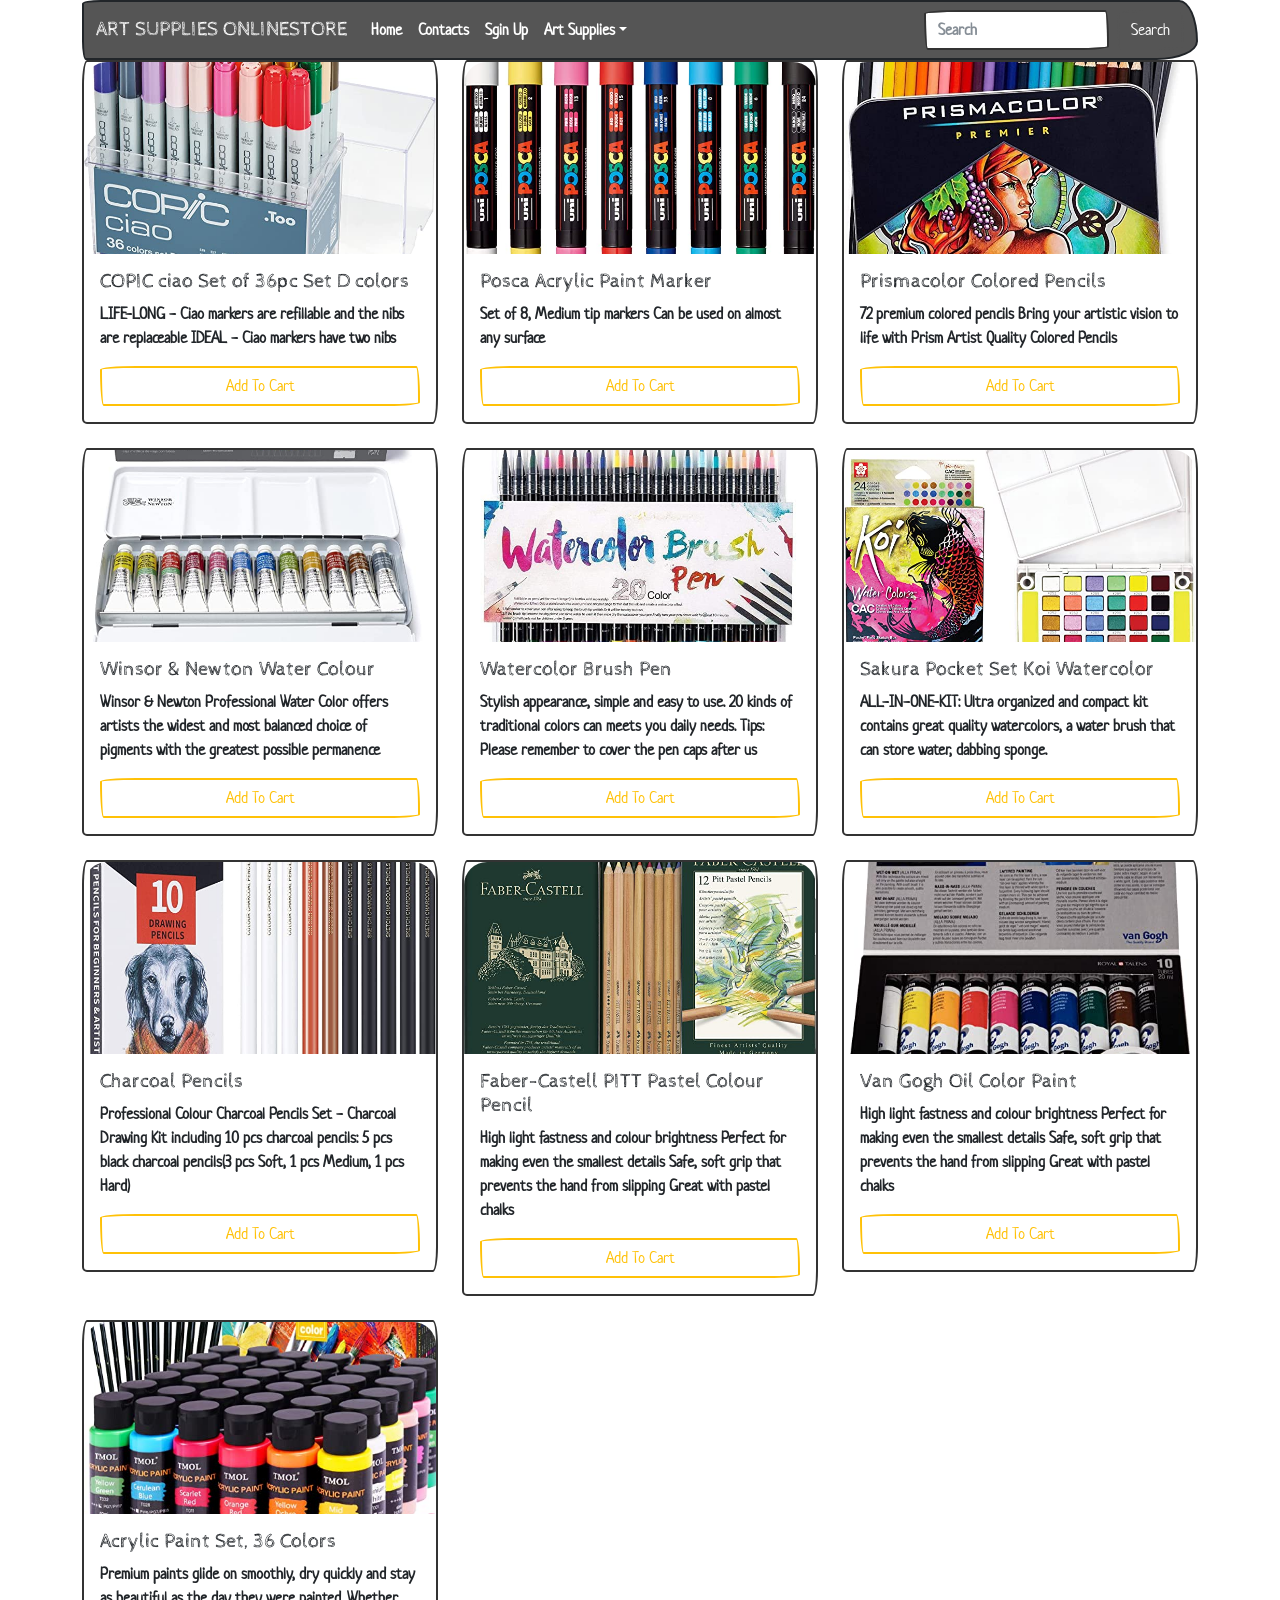
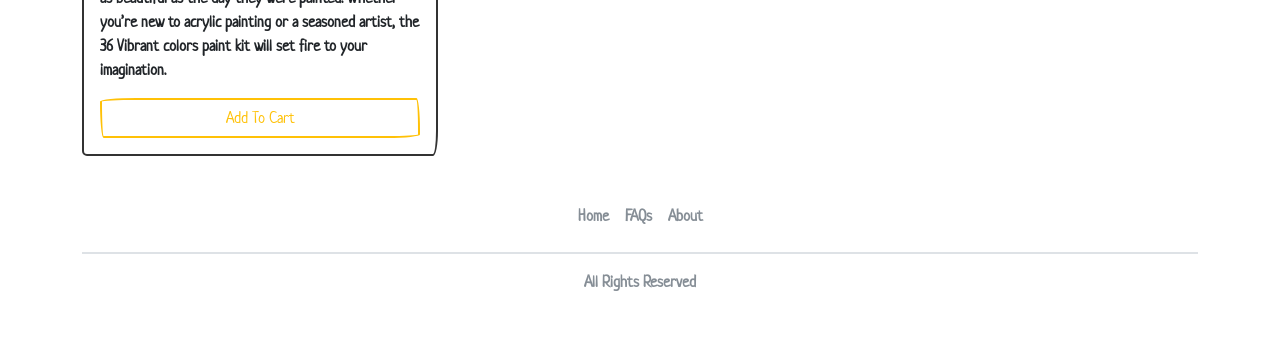
<file: bootstrap-HW/index.html>
<!doctype html>
<html lang="en">
  <head>
    <meta charset="utf-8">
    <meta name="viewport" content="width=device-width, initial-scale=1">
    <title>Art Supplies</title>
    <link rel="stylesheet" href="bootstrap.css"/>
    
  </head>
  <body>

    <style>

.card-img-top {
    width: 100%;
    height: 15vw;
    object-fit: cover;


}
    .bg-image{

    background-image: url('images/bg.jpg');
    height: 100vh;
    background-repeat: no-repeat;

    }


    </style>
    

    <div class="container" >
       
        <nav class="navbar navbar-expand-lg navbar-dark bg-dark">
            <div class="container-fluid">
              <a class="navbar-brand" href="#">ART SUPPLIES ONLINESTORE</a>
              <button class="navbar-toggler" type="button" data-bs-toggle="collapse" data-bs-target="#navbarColor02" aria-controls="navbarColor02" aria-expanded="false" aria-label="Toggle navigation">
                <span class="navbar-toggler-icon"></span>
              </button>
          
              <div class="collapse navbar-collapse" id="navbarColor02">

        <ul class="navbar-nav me-auto">
          <li class="nav-item">
            <a class="nav-link active" href="index.html">Home
              <span class="visually-hidden">(current)</span>
            </a>
          </li>
          <li class="nav-item">
            <a class="nav-link" href="contacts.html">Contacts</a>
          </li>
          <li class="nav-item">
            <a class="nav-link" href="sginup.html">Sgin Up</a>
          </li>
          <li class="nav-item dropdown">
            <a class="nav-link dropdown-toggle" data-bs-toggle="dropdown" href="#" role="button" aria-haspopup="true" aria-expanded="false">Art Supplies</a>
            <div class="dropdown-menu">
              <a class="dropdown-item" href="#">Watercolors</a>
              <a class="dropdown-item" href="#">Pencilcolos</a>
              <a class="dropdown-item" href="#">Markers</a>
              <div class="dropdown-divider"></div>
              <a class="dropdown-item" href="#">Separated link</a>
            </div>
          </li>
        </ul>

        <form class="d-flex">
          <input class="form-control me-sm-2" type="text" placeholder="Search">
          <button class="btn btn-secondary my-2 my-sm-0" type="submit">Search</button>
        </form>
      </div>
    </div>
  </nav>

  

      <div class="row row-cols-1 row-cols-md-3 g-4">
        <div class="col">
          <div class="card">
            <img src="images/copic.jpg" class="card-img-top" alt="copic">
            <div class="card-body">
              <h5 class="card-title">COPIC ciao Set of 36pc Set D colors</h5>
              <p class="card-text">LIFE-LONG - Ciao markers are refillable and the nibs are replaceable
                IDEAL - Ciao markers have two nibs</p>
                <div class="d-grid gap-2">
                    <button class="btn btn-outline-warning" type="button">Add To Cart</button>
                  </div>
            </div>
          </div>
        </div>
        <div class="col">
          <div class="card">
            <img src="images/posca.jpg" class="card-img-top" alt="posca">
            <div class="card-body">
              <h5 class="card-title">Posca Acrylic Paint Marker</h5>
              <p class="card-text">Set of 8, Medium tip markers
                Can be used on almost any surface
                </p>
                <div class="d-grid gap-2">
                    <button class="btn btn-outline-warning" type="button">Add To Cart</button>
                  </div>
            </div>
          </div>
        </div>

        <div class="col">
          <div class="card">
            <img src="images/prismacolor.jpg" class="card-img-top" alt="prismacolor">
            <div class="card-body">
              <h5 class="card-title">Prismacolor Colored Pencils</h5>
              <p class="card-text">72 premium colored pencils Bring your artistic vision to life with Prism Artist Quality Colored Pencils</p>
              <div class="d-grid gap-2">
                <button class="btn btn-outline-warning" type="button">Add To Cart</button>
              </div>
            </div>
          </div>
        </div>


        <div class="col">
            <div class="card">
              <img src="images/watercolor.jpg" class="card-img-top" alt="watercolor">
              <div class="card-body">
                <h5 class="card-title">Winsor & Newton Water Colour</h5>
                
            <p class="card-text"> Winsor & Newton Professional Water Color offers artists the widest and most balanced choice of pigments with the greatest possible permanence</p>
            <div class="d-grid gap-2">
                <button class="btn btn-outline-warning" type="button">Add To Cart</button>
              </div>
        </div>
            </div>
          </div>

          <div class="col">
            <div class="card">
              <img src="images/colorbrush.jpg" class="card-img-top" alt="colorbursh">
              <div class="card-body">
                <h5 class="card-title">Watercolor Brush Pen</h5>
                <p class="card-text"> Stylish appearance, simple and easy to use.
                    20 kinds of traditional colors can meets you daily needs.
                    Tips: Please remember to cover the pen caps after us
                    </p>
                    <div class="d-grid gap-2">
                        <button class="btn btn-outline-warning" type="button">Add To Cart</button>
                      </div>
              </div>
            </div>
          </div>

          <div class="col">
            <div class="card">
              <img src="images/koiwatercolor.jpg" class="card-img-top" alt="koiwatercolor">
              <div class="card-body">
                <h5 class="card-title">Sakura Pocket Set Koi Watercolor</h5>
                <p class="card-text">ALL-IN-ONE-KIT: Ultra organized and compact kit contains great quality watercolors, a water brush that can store water, dabbing sponge.
                    </p>
                    <div class="d-grid gap-2">
                        <button class="btn btn-outline-warning" type="button">Add To Cart</button>
                      </div>
              </div>
            </div>
          </div>

          <div class="col">
            <div class="card">
              <img src="images/charcoalpencils.jpg" class="card-img-top" alt="charcoalpencils">
              <div class="card-body">
                <h5 class="card-title">Charcoal Pencils</h5>
                <p class="card-text">Professional Colour Charcoal Pencils Set - Charcoal Drawing Kit including 10 pcs charcoal pencils: 5 pcs black charcoal pencils(3 pcs Soft, 1 pcs Medium, 1 pcs Hard)
                    </p>
                    <div class="d-grid gap-2">
                        <button class="btn btn-outline-warning" type="button">Add To Cart</button>
                      </div>
              </div>
            </div>
          </div>

          <div class="col">
            <div class="card">
              <img src="images/pastelpencil.jpg" class="card-img-top" alt="pastelpencil">
              <div class="card-body">
                <h5 class="card-title">Faber-Castell PITT Pastel Colour Pencil</h5>
                <p class="card-text">High light fastness and colour brightness
                    Perfect for making even the smallest details
                    Safe, soft grip that prevents the hand from slipping
                    Great with pastel chalks
                    </p>
                    <div class="d-grid gap-2">
                        <button class="btn btn-outline-warning" type="button">Add To Cart</button>
                      </div>
              </div>
            </div>
          </div>


          <div class="col">
            <div class="card">
              <img src="images/oil.jpg" class="card-img-top" alt="oilcolor">
              <div class="card-body">
                <h5 class="card-title">Van Gogh Oil Color Paint</h5>
                <p class="card-text">High light fastness and colour brightness
                    Perfect for making even the smallest details
                    Safe, soft grip that prevents the hand from slipping
                    Great with pastel chalks
                    </p>
                    <div class="d-grid gap-2">
                        <button class="btn btn-outline-warning" type="button">Add To Cart</button>
                      </div>
              </div>
            </div>
          </div>


          
          <div class="col">
            <div class="card">
              <img src="images/acrylic.jpg" class="card-img-top" alt="acrylic">
              <div class="card-body">
                <h5 class="card-title">Acrylic Paint Set, 36 Colors</h5>
                <p class="card-text">Premium paints glide on smoothly, dry quickly and stay as beautiful as the day they were painted. Whether you’re new to acrylic painting or a seasoned artist, the 36 Vibrant colors paint kit will set fire to your imagination. 
                    </p>
                    <div class="d-grid gap-2">
                        <button class="btn btn-outline-warning" type="button">Add To Cart</button>
                      </div>
              </div>
            </div>
          </div>
          
          
    
</div>



<footer class="py-3 my-4">
    <ul class="nav justify-content-center border-bottom pb-3 mb-3">
      <li class="nav-item"><a href="#" class="nav-link px-2 text-muted">Home</a></li>
      <li class="nav-item"><a href="#" class="nav-link px-2 text-muted">FAQs</a></li>
      <li class="nav-item"><a href="#" class="nav-link px-2 text-muted">About</a></li>
    </ul>
    <p class="text-center text-muted">All Rights Reserved</p>
  </footer>
    <script src="https://cdn.jsdelivr.net/npm/bootstrap@5.2.0-beta1/dist/js/bootstrap.bundle.min.js" integrity="sha384-pprn3073KE6tl6bjs2QrFaJGz5/SUsLqktiwsUTF55Jfv3qYSDhgCecCxMW52nD2" crossorigin="anonymous"></script>
  </body>

</html>
</file>
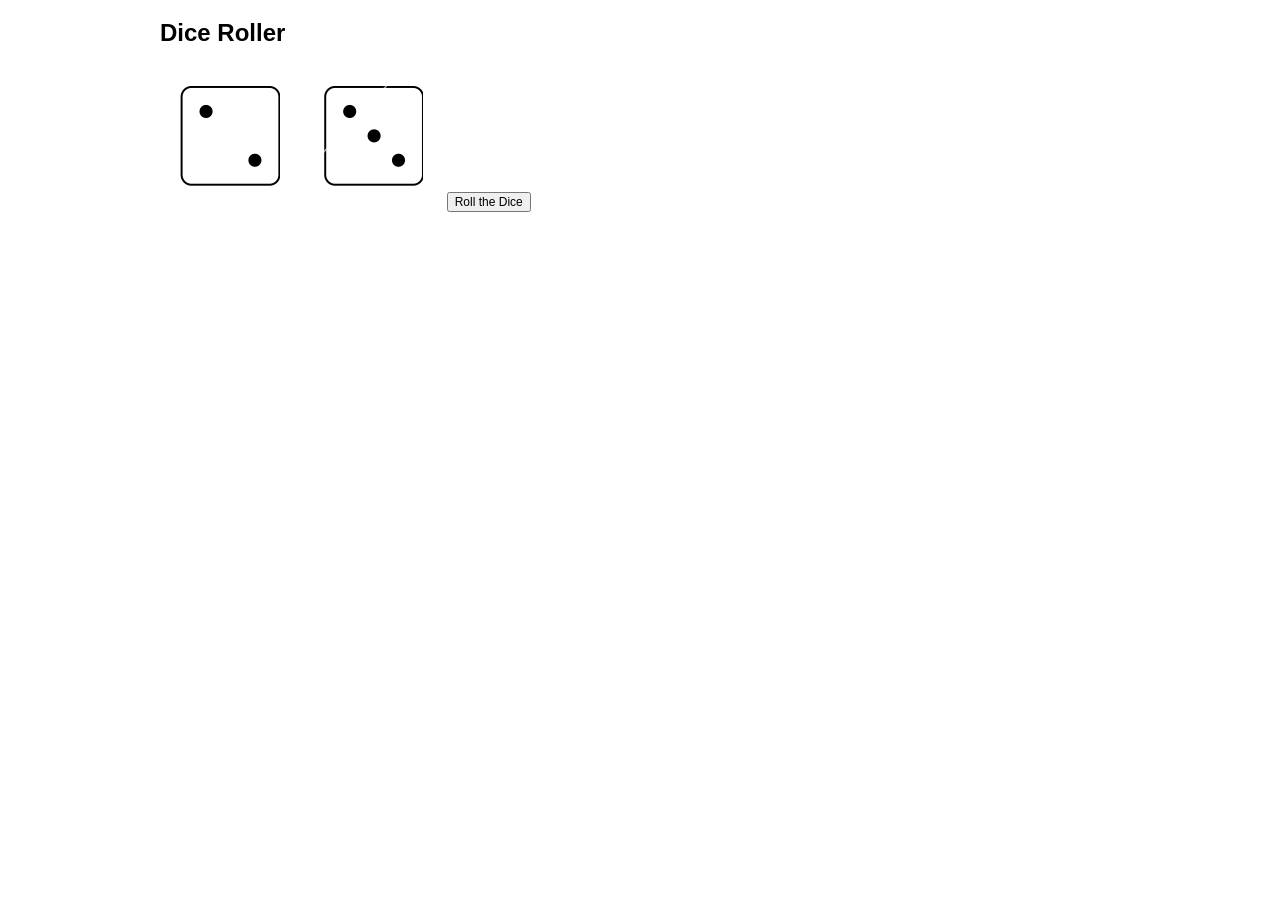
<file: dice/index.html>
<!DOCTYPE html>
<!--[if lt IE 7]>      <html class="no-js lt-ie9 lt-ie8 lt-ie7"> <![endif]-->
<!--[if IE 7]>         <html class="no-js lt-ie9 lt-ie8"> <![endif]-->
<!--[if IE 8]>         <html class="no-js lt-ie9"> <![endif]-->
<!--[if gt IE 8]><!--> <html class="no-js"> <!--<![endif]-->
  <head>
    <title>Dice Roller</title>
    <meta charset="utf-8">
    <meta http-equiv="X-UA-Compatible" content="IE=edge">
    <meta name="description" content="Your description goes here">
    <meta name="keywords" content="one, two, three">

    <!-- Place favicon.ico and apple-touch-icon.png in the root directory -->

    <!-- external CSS link -->
    <link rel="stylesheet" href="css/normalize.css">
    <link rel="stylesheet" href="css/style.css">
    <meta name="viewport" content="width=device-width">

  </head>
  <body>
    <div id="container">
      <header>
        <h1>Dice Roller</h1>
      </header>
      <section id="content">
        <span class="dice-2" id="first-die"></span>
        <span class="dice-3" id="second-die"></span>
        <input id="roll-dice" type="button" value="Roll the Dice" onclick="diceRoll()">
      </section>
    </div><!-- #container -->
    <script type="text/javascript" src="js/app.js"></script>
  </body>
</html>
</file>
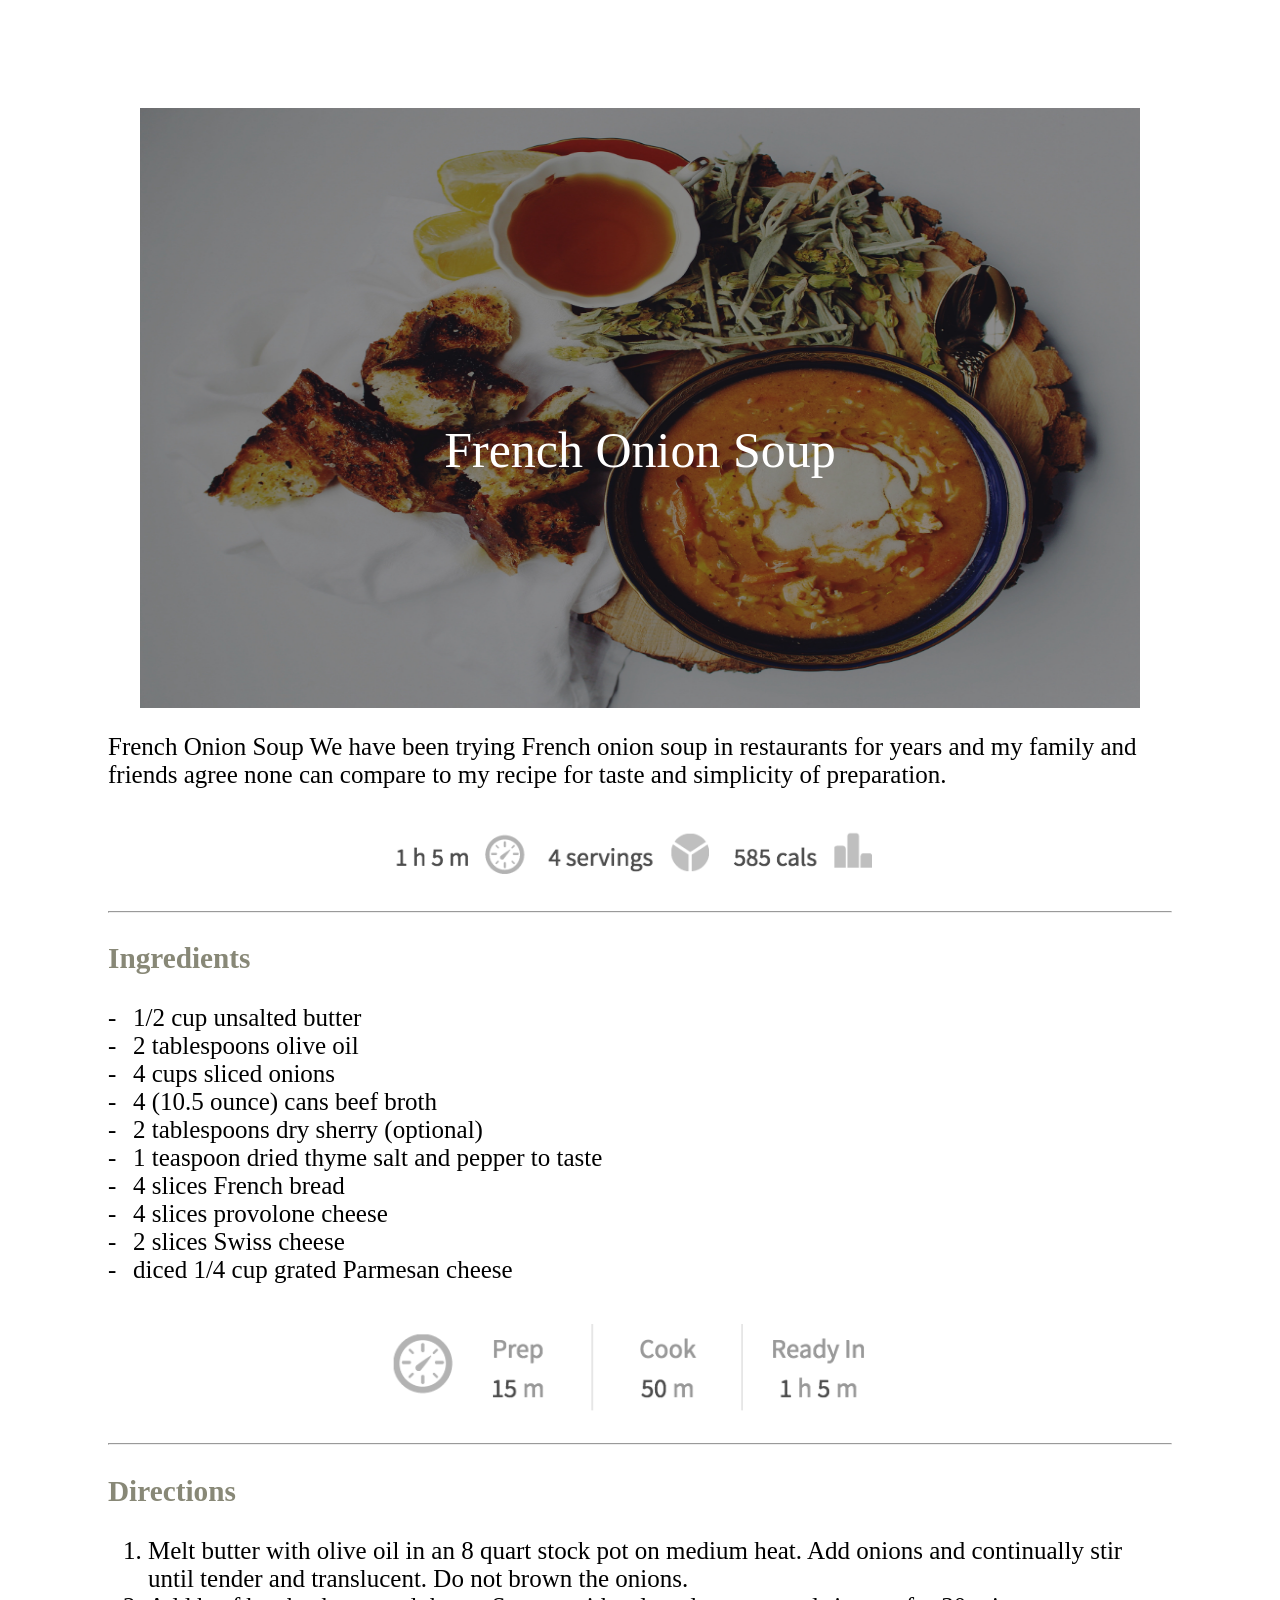
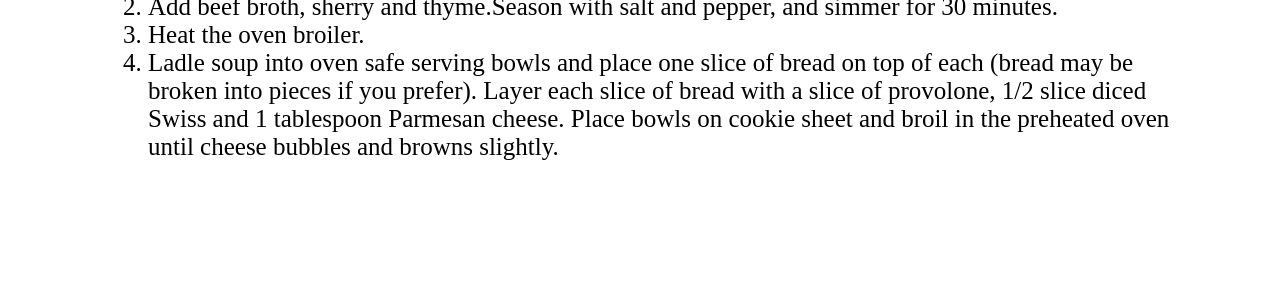
<file: html_css_HW/index.html>
<!DOCTYPE html>
<html lang="en">
<head>
    <meta charset="UTF-8">
    <meta http-equiv="X-UA-Compatible" content="IE=edge">
    <meta name="viewport" content="width=device-width, initial-scale=1.0">
    <link rel="stylesheet" href="style.css"/>
    <title>French Onion Soup Recipe</title>
    
  </head>
<body>
    <div>
    
        <img id="main-image" src="soup.jpg" alt="soup" width="1000" height="300">
        <div class="center">French Onion Soup</div>
     

    
    
    
    <p>French Onion Soup We have been trying French onion soup in restaurants for years and my family and friends agree
    none can compare to my recipe for taste and simplicity of preparation.</p>
    <img src="recipe-info.png" alt="recipe-info">
    <hr>

    <h3>Ingredients</h3>
  
    <ul>

        <li>1/2 cup unsalted butter </li>
        <li>2 tablespoons olive oil</li>
        <li>4 cups sliced onions</li>
        <li>4 (10.5 ounce) cans beef broth </li>
        <li>2 tablespoons dry sherry (optional)</li>
        <li>1 teaspoon dried thyme salt and pepper to taste</li>
        <li>4 slices French bread</li>
        <li>4 slices provolone cheese </li>
        <li>2 slices Swiss cheese</li>
        <li>diced 1/4 cup grated Parmesan cheese</li>
        
    </ul> 
    <img src="cooking-info.png" alt="cooking-info">
    <hr>
    
    
    <h3>Directions</h3>
    <ol>
    <li>Melt butter with olive oil in an 8 quart stock pot on medium heat. 
        Add onions and continually stir until tender and translucent. Do not brown the onions. </li>
    <li>Add beef broth, sherry and thyme.Season with salt and pepper, and simmer for 30 minutes. </li>
    <li> Heat the oven broiler. </li>
    <li>Ladle soup into oven safe serving bowls and place one slice of bread on top of each (bread may be broken into pieces if you prefer).
        Layer each slice of bread with a slice of provolone, 1/2 slice diced Swiss and 1 tablespoon Parmesan cheese.
        Place bowls on cookie sheet and broil in the preheated oven until cheese bubbles and browns slightly.</li>
    </ol>
    
</div>
    </body>
</html>
</file>
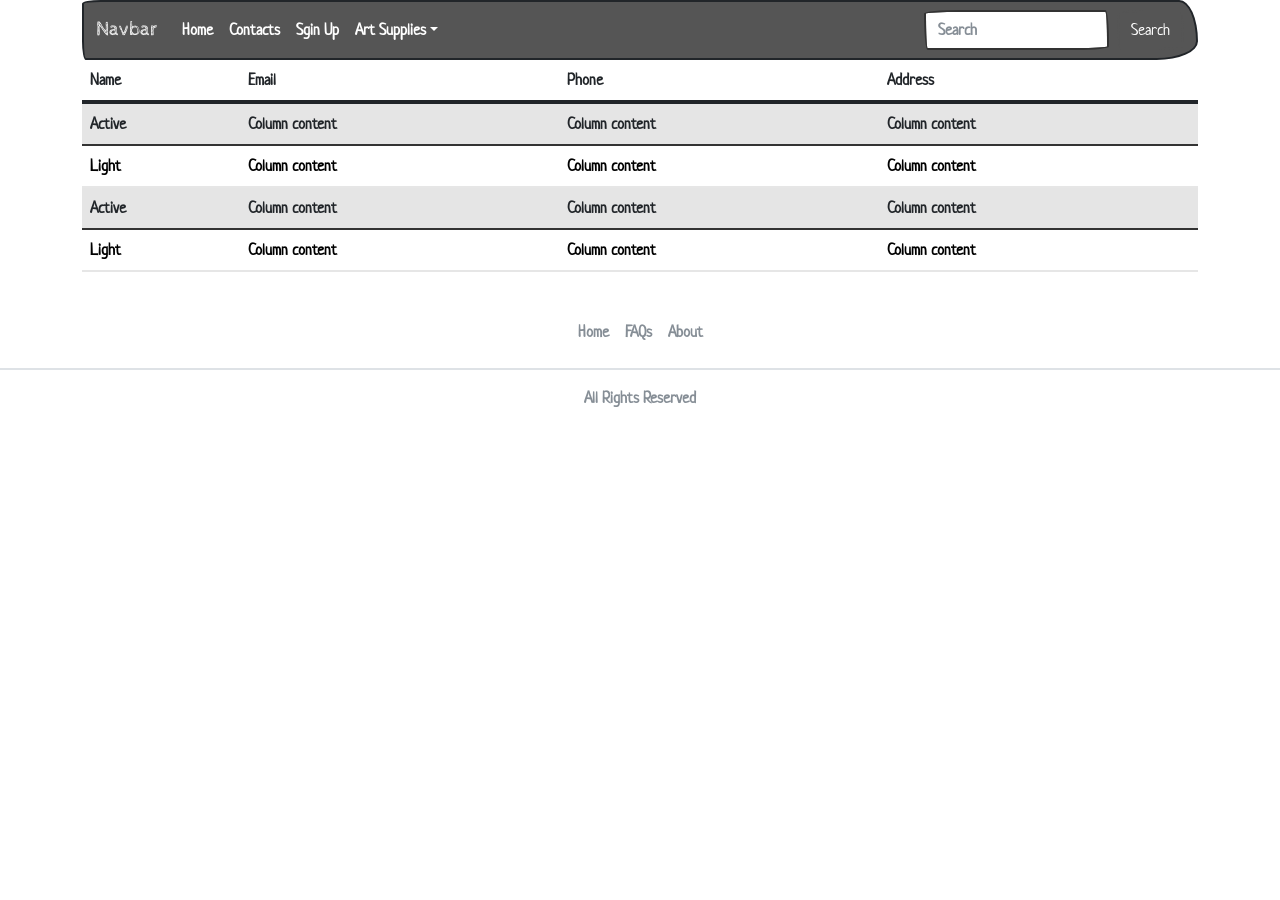
<file: bootstrap-HW/contacts.html>
<!doctype html>
<html lang="en">
  <head>
    <meta charset="utf-8">
    <meta name="viewport" content="width=device-width, initial-scale=1">
    <title>Art Supplies</title>
    <link rel="stylesheet" href="bootstrap.css"/>
    
  </head>
  <body>

    <style>

.card-img-top {
    width: 100%;
    height: 15vw;
    object-fit: cover;
}
    </style>
    
    <div class="container">

        <nav class="navbar navbar-expand-lg navbar-dark bg-dark">
            <div class="container-fluid">
              <a class="navbar-brand" href="#">Navbar</a>
              <button class="navbar-toggler" type="button" data-bs-toggle="collapse" data-bs-target="#navbarColor02" aria-controls="navbarColor02" aria-expanded="false" aria-label="Toggle navigation">
                <span class="navbar-toggler-icon"></span>
              </button>
          
              <div class="collapse navbar-collapse" id="navbarColor02">

        <ul class="navbar-nav me-auto">
          <li class="nav-item">
            <a class="nav-link active" href="index.html">Home
              <span class="visually-hidden">(current)</span>
            </a>
          </li>
          <li class="nav-item">
            <a class="nav-link" href="contacts.html">Contacts</a>
          </li>
          <li class="nav-item">
            <a class="nav-link" href="sginup.html">Sgin Up</a>
          </li>
          <li class="nav-item dropdown">
            <a class="nav-link dropdown-toggle" data-bs-toggle="dropdown" href="#" role="button" aria-haspopup="true" aria-expanded="false">Art Supplies</a>
            <div class="dropdown-menu">
              <a class="dropdown-item" href="#">Watercolors</a>
              <a class="dropdown-item" href="#">Pencilcolos</a>
              <a class="dropdown-item" href="#">Markers</a>
              <div class="dropdown-divider"></div>
              <a class="dropdown-item" href="#">Separated link</a>
            </div>
          </li>
        </ul>

        <form class="d-flex">
          <input class="form-control me-sm-2" type="text" placeholder="Search">
          <button class="btn btn-secondary my-2 my-sm-0" type="submit">Search</button>
        </form>
      </div>
    </div>
  </nav>

  

<table class="table table-hover">
    <thead>
      <tr>
        <th scope="col">Name</th>
        <th scope="col">Email</th>
        <th scope="col">Phone</th>
        <th scope="col">Address</th>
      </tr>
    </thead>
    <tbody>
      <tr class="table-active">
        <th scope="row">Active</th>
        <td>Column content</td>
        <td>Column content</td>
        <td>Column content</td>
      </tr>
      <tr class="table-light">
        <th scope="row">Light</th>
        <td>Column content</td>
        <td>Column content</td>
        <td>Column content</td>
      </tr>
      <tr class="table-active">
        <th scope="row">Active</th>
        <td>Column content</td>
        <td>Column content</td>
        <td>Column content</td>
      </tr>
      <tr class="table-light">
        <th scope="row">Light</th>
        <td>Column content</td>
        <td>Column content</td>
        <td>Column content</td>
      </tr>
    </tbody>
  </table>

    
    </div>




<footer class="py-3 my-4">
    <ul class="nav justify-content-center border-bottom pb-3 mb-3">
      <li class="nav-item"><a href="#" class="nav-link px-2 text-muted">Home</a></li>
      <li class="nav-item"><a href="#" class="nav-link px-2 text-muted">FAQs</a></li>
      <li class="nav-item"><a href="#" class="nav-link px-2 text-muted">About</a></li>
    </ul>
    <p class="text-center text-muted">All Rights Reserved</p>
  </footer>
    <script src="https://cdn.jsdelivr.net/npm/bootstrap@5.2.0-beta1/dist/js/bootstrap.bundle.min.js" integrity="sha384-pprn3073KE6tl6bjs2QrFaJGz5/SUsLqktiwsUTF55Jfv3qYSDhgCecCxMW52nD2" crossorigin="anonymous"></script>
  </body>

</html>
</file>
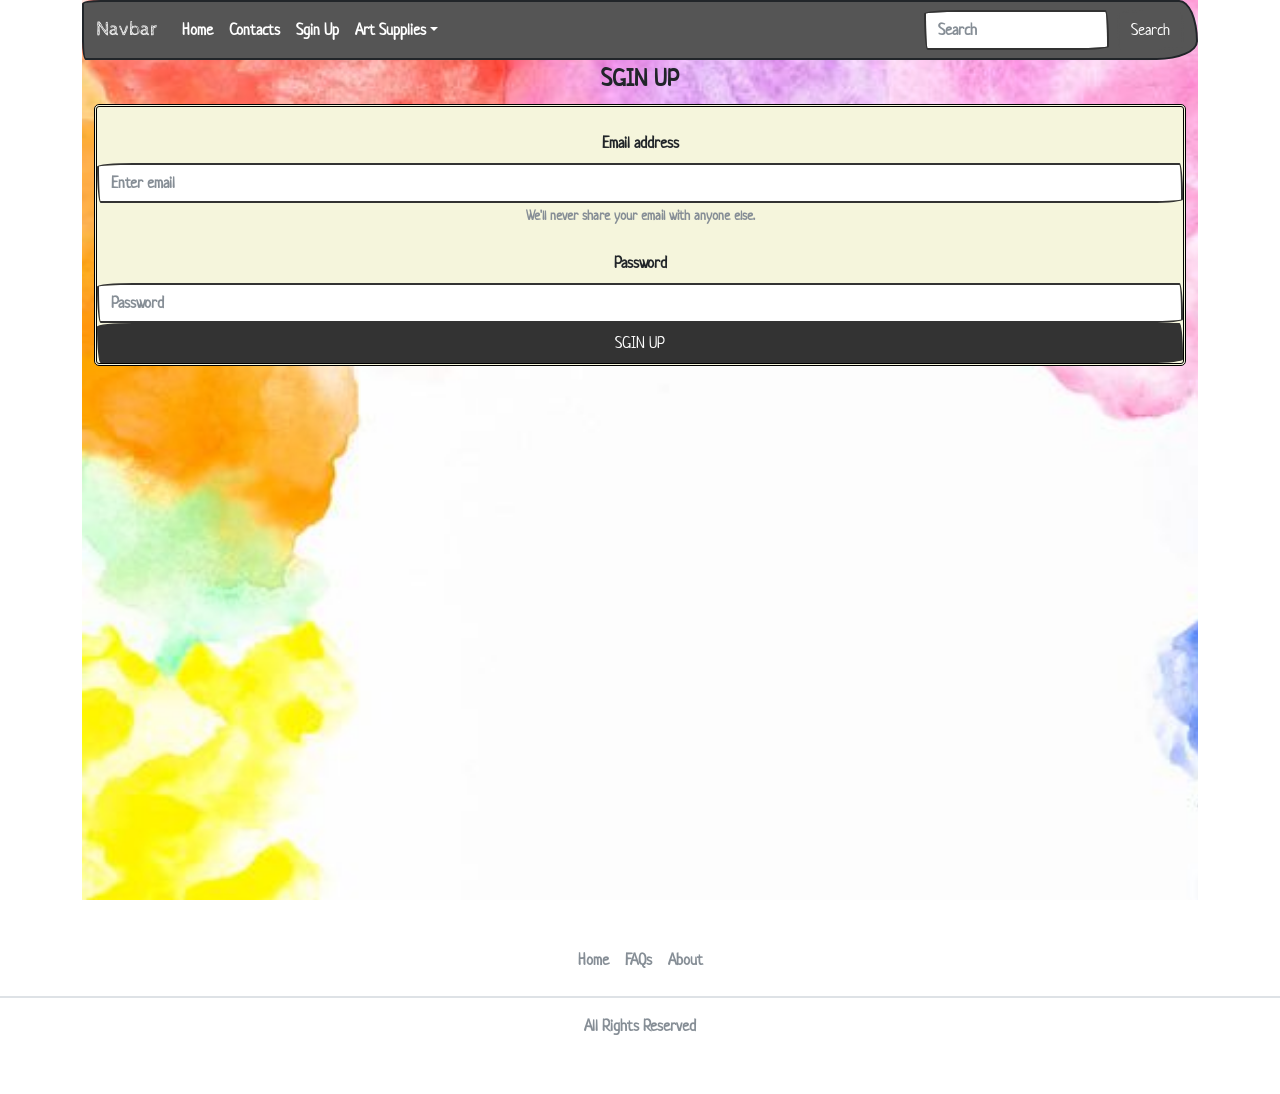
<file: bootstrap-HW/sginup.html>
<!doctype html>
<html lang="en">
  <head>
    <meta charset="utf-8">
    <meta name="viewport" content="width=device-width, initial-scale=1">
    <title>Art Supplies</title>
    <link rel="stylesheet" href="bootstrap.css"/>
    
  </head>
  <body class="text-center">

    <style>

        .card-img-top {
            width: 100%;
            height: 15vw;
            object-fit: cover;
        }

        .bg-image{

        background-image: url('images/bg.jpg');
        height: 100vh;
        background-repeat: no-repeat;
        background-size: cover;

        }

        .form-border{

            border-radius: 5px;
            border-color: black;
            background-color: beige;
            border-style: double;
            
        }

    </style>
    
    <div class="container">
        <div class="bg-image" >
        <nav class="navbar navbar-expand-lg navbar-dark bg-dark">
            <div class="container-fluid">
              <a class="navbar-brand" href="#">Navbar</a>
              <button class="navbar-toggler" type="button" data-bs-toggle="collapse" data-bs-target="#navbarColor02" aria-controls="navbarColor02" aria-expanded="false" aria-label="Toggle navigation">
                <span class="navbar-toggler-icon"></span>
              </button>
          
              <div class="collapse navbar-collapse" id="navbarColor02">

        <ul class="navbar-nav me-auto">
          <li class="nav-item">
            <a class="nav-link active" href="index.html">Home
              <span class="visually-hidden">(current)</span>
            </a>
          </li>
          <li class="nav-item">
            <a class="nav-link" href="contacts.html">Contacts</a>
          </li>
          <li class="nav-item">
            <a class="nav-link" href="sginup.html">Sgin Up</a>
          </li>
          <li class="nav-item dropdown">
            <a class="nav-link dropdown-toggle" data-bs-toggle="dropdown" href="#" role="button" aria-haspopup="true" aria-expanded="false">Art Supplies</a>
            <div class="dropdown-menu">
              <a class="dropdown-item" href="#">Watercolors</a>
              <a class="dropdown-item" href="#">Pencilcolos</a>
              <a class="dropdown-item" href="#">Markers</a>
              <div class="dropdown-divider"></div>
              <a class="dropdown-item" href="#">Separated link</a>
            </div>
          </li>
        </ul>

        <form class="d-flex">
          <input class="form-control me-sm-2" type="text" placeholder="Search">
          <button class="btn btn-secondary my-2 my-sm-0" type="submit">Search</button>
        </form>
      </div>
    </div>
  </nav>

  
  <div align="center">
    
    <div class="container">
        
                
                <legend>SGIN UP</legend>

        <form class="form-border">
        <div class="form-group">
        <label for="exampleInputEmail1" class="form-label mt-4">Email address</label>
        <input type="email" class="form-control" id="exampleInputEmail1" aria-describedby="emailHelp" placeholder="Enter email">
        <small id="emailHelp" class="form-text text-muted">We'll never share your email with anyone else.</small>
        </div>
        <div class="form-group">
        <label for="exampleInputPassword1" class="form-label mt-4">Password</label>
        <input type="password" class="form-control" id="exampleInputPassword1" placeholder="Password">
        </div>
        
        <fieldset>
            <div class="d-grid gap-2">
                <button class="btn btn-primary" type="button">SGIN UP</button>
              </div>

    </form>
            
      </div>


        </div>

        </div>
    </div>




<footer class="py-3 my-4">
    <ul class="nav justify-content-center border-bottom pb-3 mb-3">
      <li class="nav-item"><a href="#" class="nav-link px-2 text-muted">Home</a></li>
      <li class="nav-item"><a href="#" class="nav-link px-2 text-muted">FAQs</a></li>
      <li class="nav-item"><a href="#" class="nav-link px-2 text-muted">About</a></li>
    </ul>
    <p class="text-center text-muted">All Rights Reserved</p>
  </footer>
    <script src="https://cdn.jsdelivr.net/npm/bootstrap@5.2.0-beta1/dist/js/bootstrap.bundle.min.js" integrity="sha384-pprn3073KE6tl6bjs2QrFaJGz5/SUsLqktiwsUTF55Jfv3qYSDhgCecCxMW52nD2" crossorigin="anonymous"></script>
  </body>

</html>
</file>
<file: dice/css/style.css>
/*
Project Name: Blank Template
Client: Your Client
Author: Your Name
Developer @GA in NYC
*/


/******************************************
/* SETUP
/*******************************************/

/* Box Model Hack */
* {
    -moz-box-sizing: border-box; /* Firexfox */
    -webkit-box-sizing: border-box; /* Safari/Chrome/iOS/Android */
    box-sizing: border-box; /* IE */
}

/* Clear fix hack */
.clearfix:after {
    content: ".";
    display: block;
    clear: both;
    visibility: hidden;
    line-height: 0;
    height: 0;
}

.clear {
   clear: both;
}

.alignright {
   float: right;
   padding: 0 0 10px 10px; /* note the padding around a right floated image */
}

.alignleft {
   float: left;
   padding: 0 10px 10px 0; /* note the padding around a left floated image */
}

/******************************************
/* BASE STYLES
/*******************************************/

body {
    color: #000;
    font-size: 12px;
    line-height: 1.4;
    font-family: Helvetica, Arial, sans-serif;
}


/******************************************
/* LAYOUT
/*******************************************/

/* Center the container */
#container {
   width: 960px;
   margin: auto;
}

#content span {
 width: 100px;
 height: 100px;
 display: inline-block;
 margin: 20px;
 background-repeat: no-repeat;
 background-position: top left;
}

.dice-1 {
 background-image: url('../img/1.png');
}
.dice-2 {
 background-image: url('../img/2.png');
}
.dice-3 {
 background-image: url('../img/3.png');
}
.dice-4 {
 background-image: url('../img/4.png');
}
.dice-5 {
 background-image: url('../img/5.png');
}
.dice-6 {
 background-image: url('../img/6.png');
}
/******************************************
/* ADDITIONAL STYLES
/*******************************************/
</file>
<file: html_css_HW/style.css>
body{

    text-align: left;
    font-size: 25px;
    font-family: 'Times New Roman', Times, serif;
    
}



div{
  
    padding: 100px;
    
}

h3{

    color: #887;
}

p{


}

ul {
    list-style: none;
    margin-left: 0;
    padding-left: 1em;
}
ul> li:before {
    display: inline-block;
    content: "-";
    width: 1em;
    margin-left: -1em;
}

img{

    display: block;
    margin-left: auto;
    margin-right: auto;
    max-width: 50%;
}


  .center {
    position: absolute;
    top: 50%;
    left: 50%;
    transform: translate(-50%, -50%);
    font-size: 50px;
    color: white;
  }
  
#main-image{
    max-width: 100%;
    height: 600px;
    position: relative;
    
}
</file>
